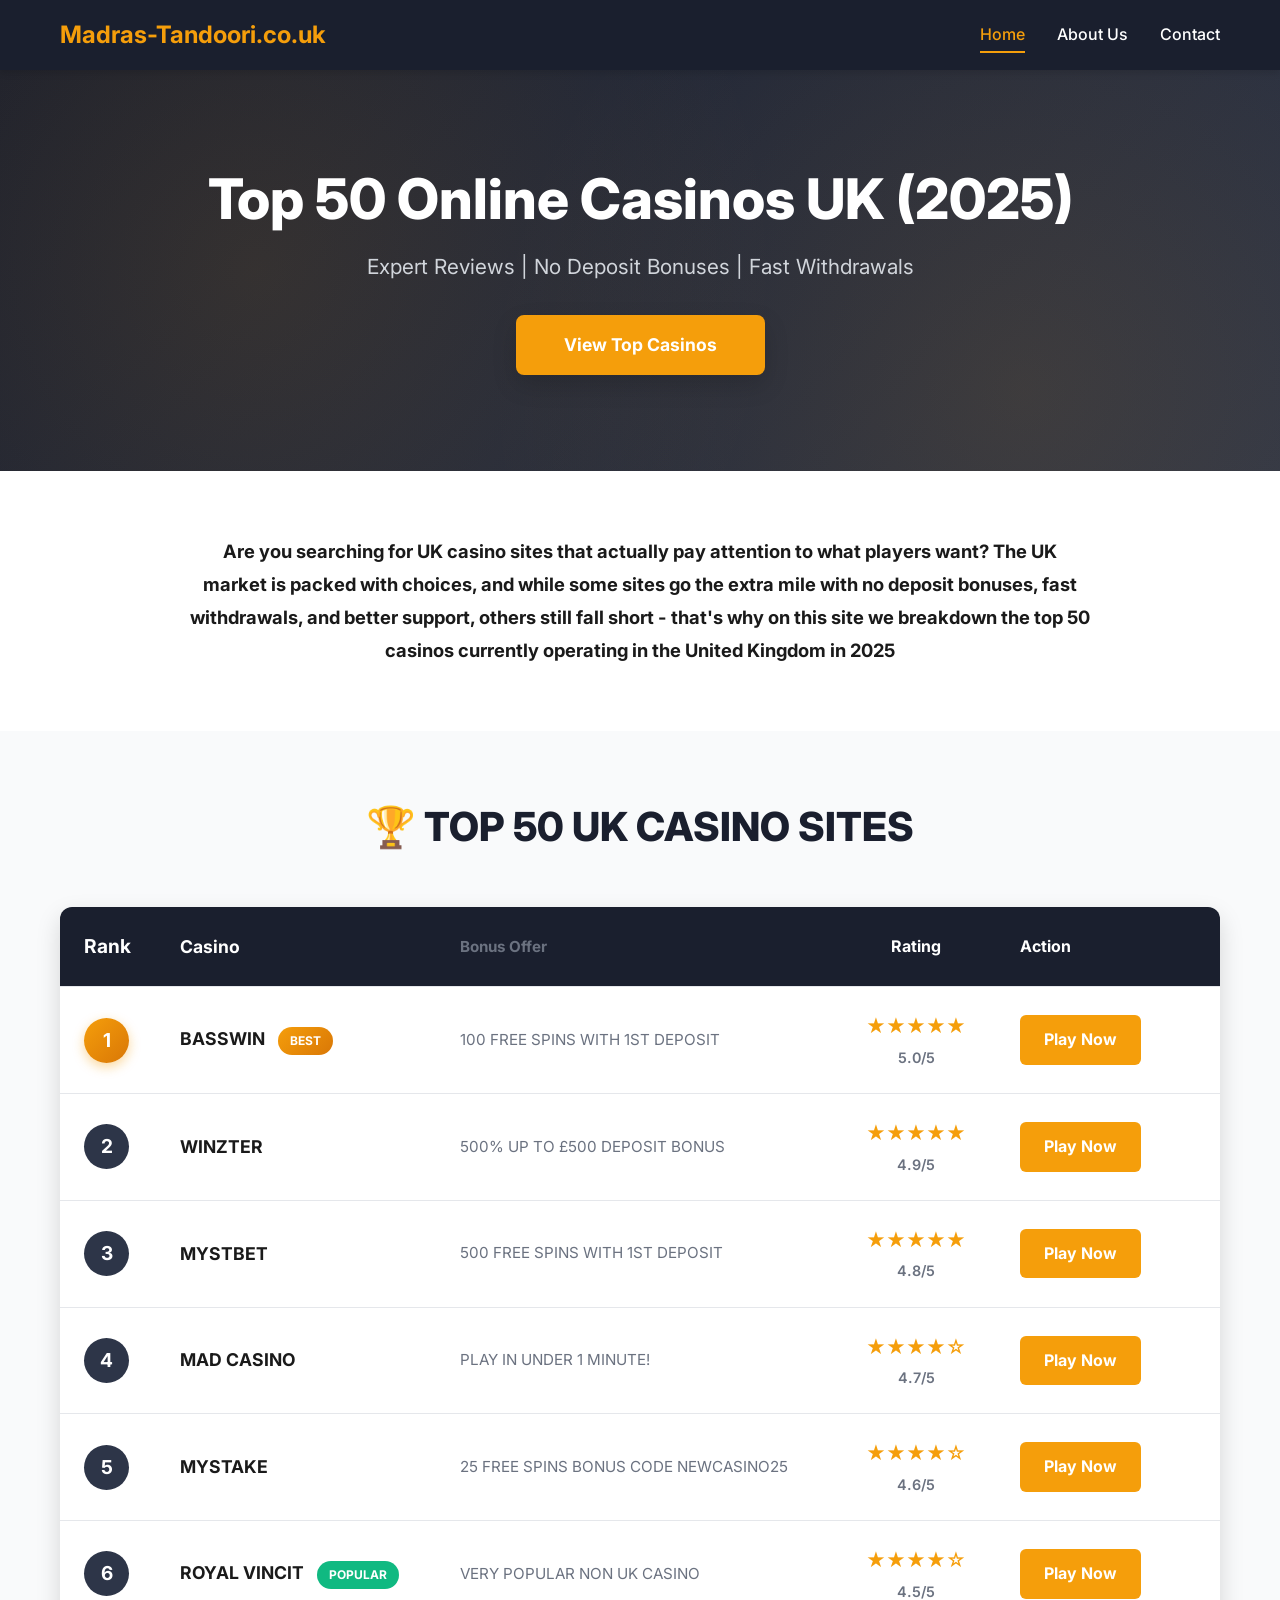
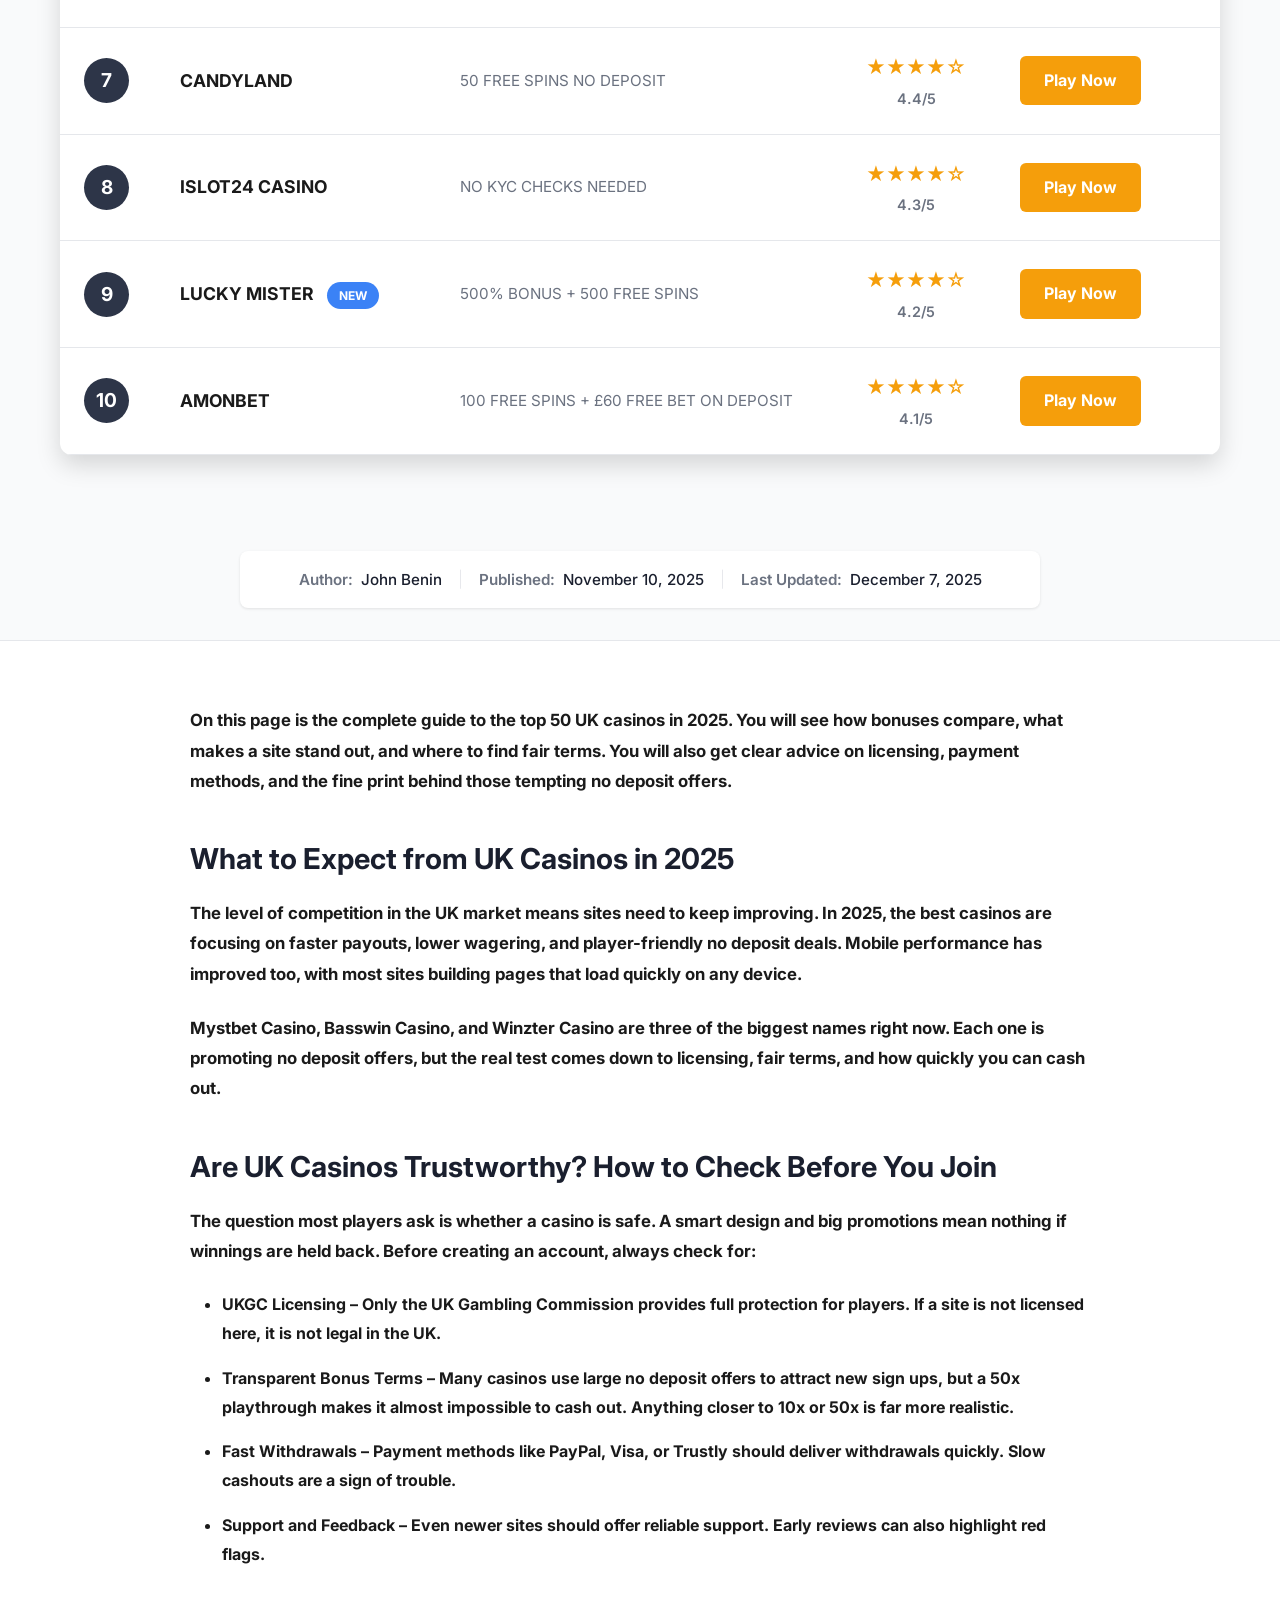
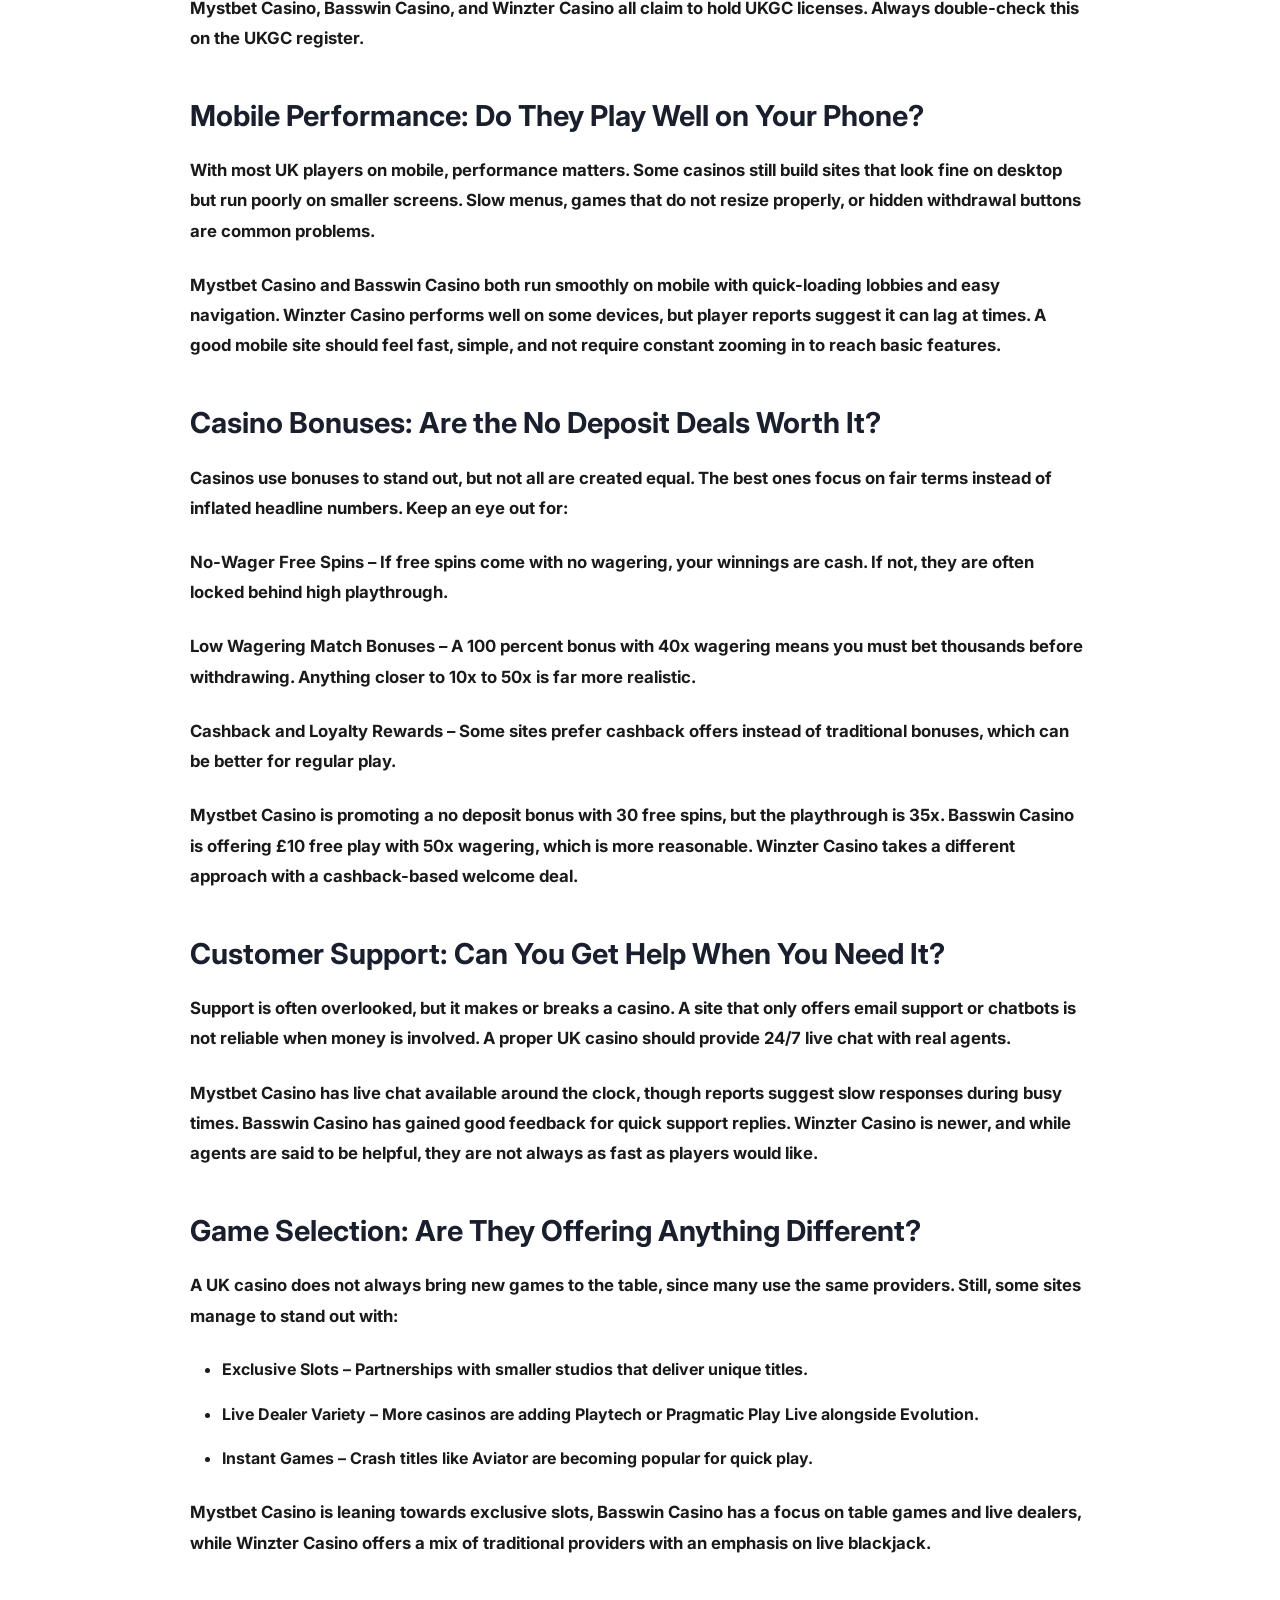
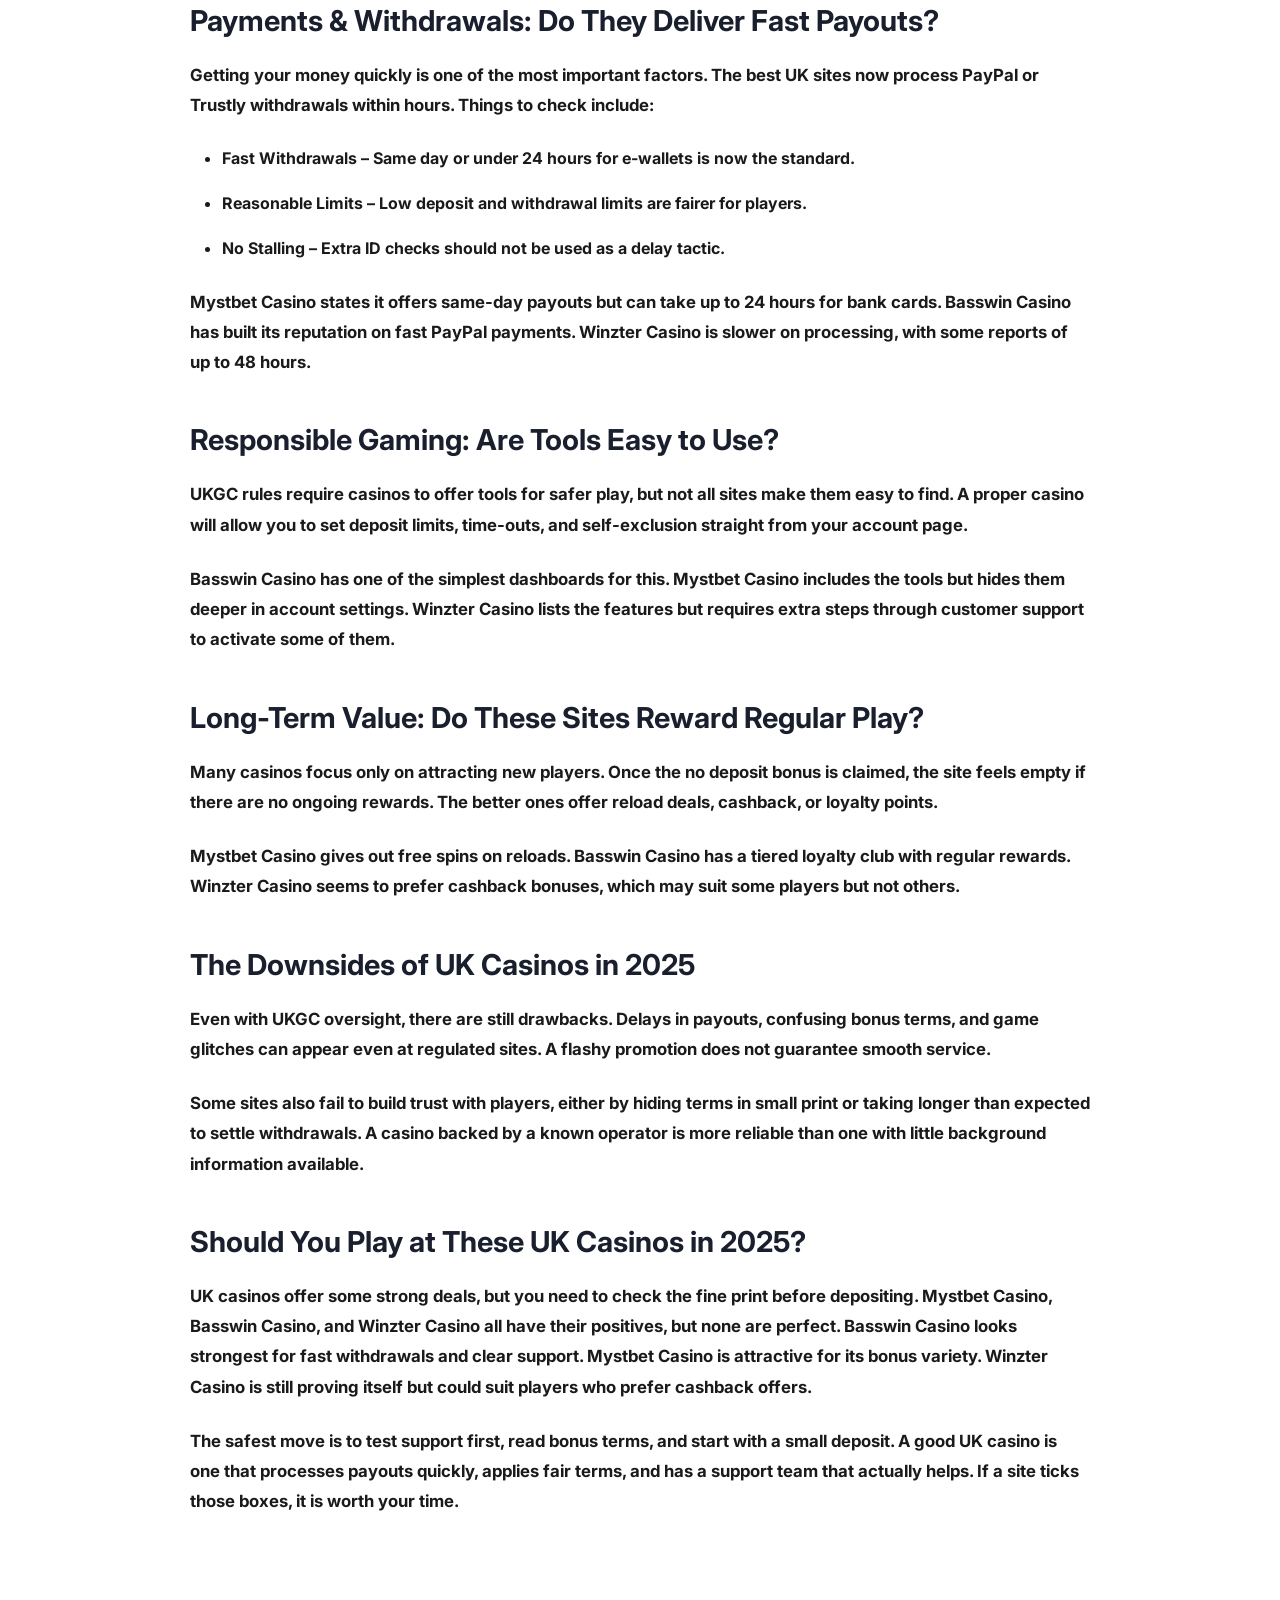
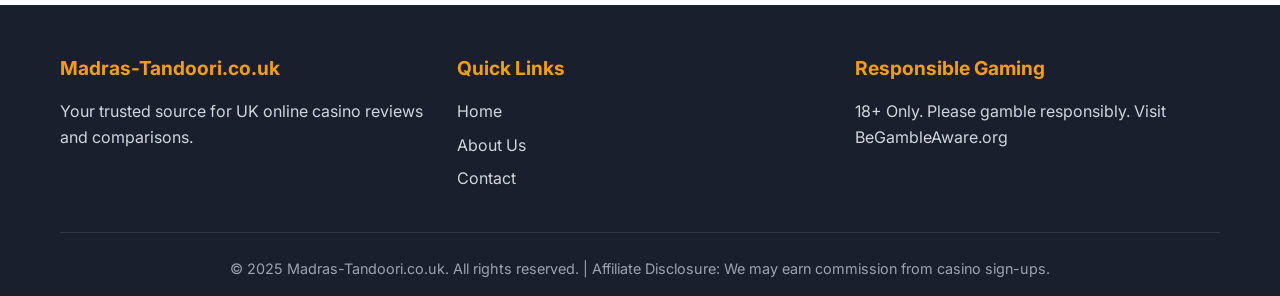
<file: index.html>
<!DOCTYPE html>
<html lang="en">
<head>
    <meta charset="UTF-8">
    <meta name="viewport" content="width=device-width, initial-scale=1.0">
    <meta name="description" content="Top 50 Online Casinos UK (2025) - Compare the best UK casino sites with no deposit bonuses, fast withdrawals, and fair terms. Expert reviews and rankings.">
    <meta name="keywords" content="UK casinos, online casino UK, no deposit bonus, casino reviews, best UK casinos 2025">
    <title>Top 50 Online Casinos UK (2025) Madras-Tandoori.co.uk</title>
    <link rel="stylesheet" href="styles.css">
    <link rel="preconnect" href="https://fonts.googleapis.com">
    <link rel="preconnect" href="https://fonts.gstatic.com" crossorigin>
    <link href="https://fonts.googleapis.com/css2?family=Inter:wght@300;400;500;600;700;800&display=swap" rel="stylesheet">

    <!-- Schema.org Structured Data -->
    <script type="application/ld+json">
    {
        "@context": "https://schema.org",
        "@type": "Article",
        "headline": "Top 50 Online Casinos UK (2025)",
        "author": {
            "@type": "Person",
            "name": "John Benin"
        },
        "datePublished": "2025-11-10",
        "dateModified": "2025-12-07",
        "publisher": {
            "@type": "Organization",
            "name": "Madras-Tandoori.co.uk"
        },
        "description": "Top 50 Online Casinos UK (2025) - Compare the best UK casino sites with no deposit bonuses, fast withdrawals, and fair terms. Expert reviews and rankings."
    }
    </script>
</head>
<body>
    <!-- Navigation -->
    <nav class="navbar">
        <div class="container">
            <div class="nav-content">
                <a href="index.html" class="logo">Madras-Tandoori.co.uk</a>
                <div class="nav-links">
                    <a href="index.html" class="nav-link active">Home</a>
                    <a href="about-us.html" class="nav-link">About Us</a>
                    <a href="contact.html" class="nav-link">Contact</a>
                </div>
            </div>
        </div>
    </nav>

    <!-- Hero Section -->
    <header class="hero-casino">
        <div class="container">
            <div class="hero-content-casino">
                <h1 class="hero-title-casino">Top 50 Online Casinos UK (2025)</h1>
                <p class="hero-subtitle-casino">Expert Reviews | No Deposit Bonuses | Fast Withdrawals</p>
                <a href="#comparison-table" class="cta-button-casino">View Top Casinos</a>
            </div>
        </div>
    </header>

    <!-- Introduction Section -->
    <section class="intro-section">
        <div class="container">
            <div class="intro-content">
                <p class="intro-text"><b>Are you searching for UK casino sites that actually pay attention to what players want? The UK market is packed with choices, and while some sites go the extra mile with no deposit bonuses, fast withdrawals, and better support, others still fall short - that's why on this site we breakdown the top 50 casinos currently operating in the United Kingdom in 2025</b></p>
            </div>
        </div>
    </section>

    <!-- Comparison Table Section -->
    <section id="comparison-table" class="comparison-section">
        <div class="container">
            <h2 class="section-title-casino">🏆 TOP 50 UK CASINO SITES</h2>

            <div class="casino-table">
                <div class="casino-row casino-header">
                    <div class="casino-rank">Rank</div>
                    <div class="casino-name">Casino</div>
                    <div class="casino-bonus">Bonus Offer</div>
                    <div class="casino-rating">Rating</div>
                    <div class="casino-cta">Action</div>
                </div>

                <div class="casino-row">
                    <div class="casino-rank"><span class="rank-badge best">1</span></div>
                    <div class="casino-name">
                        <strong>BASSWIN</strong>
                        <span class="casino-tag best-tag">BEST</span>
                    </div>
                    <div class="casino-bonus">100 FREE SPINS WITH 1ST DEPOSIT</div>
                    <div class="casino-rating">
                        <div class="stars">★★★★★</div>
                        <span class="rating-text">5.0/5</span>
                    </div>
                    <div class="casino-cta">
                        <a href="https://trk.trafik-sc.xyz/click?o=4556&a=17196&sub_id3=3&sub_id4=4&sub_id5=5" class="casino-btn" target="_blank" rel="nofollow noopener">Play Now</a>
                    </div>
                </div>

                <div class="casino-row">
                    <div class="casino-rank"><span class="rank-badge">2</span></div>
                    <div class="casino-name"><strong>WINZTER</strong></div>
                    <div class="casino-bonus">500% UP TO £500 DEPOSIT BONUS</div>
                    <div class="casino-rating">
                        <div class="stars">★★★★★</div>
                        <span class="rating-text">4.9/5</span>
                    </div>
                    <div class="casino-cta">
                        <a href="https://go.affililinks.com/visit/?bta=35245&nci=5351&afp=1&utm_campaign=GEO_TARGET_LINK" class="casino-btn" target="_blank" rel="nofollow noopener">Play Now</a>
                    </div>
                </div>

                <div class="casino-row">
                    <div class="casino-rank"><span class="rank-badge">3</span></div>
                    <div class="casino-name"><strong>MYSTBET</strong></div>
                    <div class="casino-bonus">500 FREE SPINS WITH 1ST DEPOSIT</div>
                    <div class="casino-rating">
                        <div class="stars">★★★★★</div>
                        <span class="rating-text">4.8/5</span>
                    </div>
                    <div class="casino-cta">
                        <a href="https://www.nifoe1md.com/2P9J9R/415L5XB/" class="casino-btn" target="_blank" rel="nofollow noopener">Play Now</a>
                    </div>
                </div>

                <div class="casino-row">
                    <div class="casino-rank"><span class="rank-badge">4</span></div>
                    <div class="casino-name"><strong>MAD CASINO</strong></div>
                    <div class="casino-bonus">PLAY IN UNDER 1 MINUTE!</div>
                    <div class="casino-rating">
                        <div class="stars">★★★★☆</div>
                        <span class="rating-text">4.7/5</span>
                    </div>
                    <div class="casino-cta">
                        <a href="https://go.afftrackio.com/visit/?bta=35294&brand=madcasino" class="casino-btn" target="_blank" rel="nofollow noopener">Play Now</a>
                    </div>
                </div>

                <div class="casino-row">
                    <div class="casino-rank"><span class="rank-badge">5</span></div>
                    <div class="casino-name"><strong>MYSTAKE</strong></div>
                    <div class="casino-bonus">25 FREE SPINS BONUS CODE NEWCASINO25</div>
                    <div class="casino-rating">
                        <div class="stars">★★★★☆</div>
                        <span class="rating-text">4.6/5</span>
                    </div>
                    <div class="casino-cta">
                        <a href="https://go.affiliatedonbet.com/visit/?bta=3145350&brand=mystake" class="casino-btn" target="_blank" rel="nofollow noopener">Play Now</a>
                    </div>
                </div>

                <div class="casino-row">
                    <div class="casino-rank"><span class="rank-badge">6</span></div>
                    <div class="casino-name">
                        <strong>ROYAL VINCIT</strong>
                        <span class="casino-tag popular-tag">POPULAR</span>
                    </div>
                    <div class="casino-bonus">VERY POPULAR NON UK CASINO</div>
                    <div class="casino-rating">
                        <div class="stars">★★★★☆</div>
                        <span class="rating-text">4.5/5</span>
                    </div>
                    <div class="casino-cta">
                        <a href="https://garagebanana.com/api/v3/offer/3?affiliate_id=333&url_id=3&free_1=%2Fregistration&free_2=en&free_3=100333" class="casino-btn" target="_blank" rel="nofollow noopener">Play Now</a>
                    </div>
                </div>

                <div class="casino-row">
                    <div class="casino-rank"><span class="rank-badge">7</span></div>
                    <div class="casino-name"><strong>CANDYLAND</strong></div>
                    <div class="casino-bonus">50 FREE SPINS NO DEPOSIT</div>
                    <div class="casino-rating">
                        <div class="stars">★★★★☆</div>
                        <span class="rating-text">4.4/5</span>
                    </div>
                    <div class="casino-cta">
                        <a href="https://go.truedynastyaffiliates.com/visit/?bta=36291&nci=5902" class="casino-btn" target="_blank" rel="nofollow noopener">Play Now</a>
                    </div>
                </div>

                <div class="casino-row">
                    <div class="casino-rank"><span class="rank-badge">8</span></div>
                    <div class="casino-name"><strong>ISLOT24 CASINO</strong></div>
                    <div class="casino-bonus">NO KYC CHECKS NEEDED</div>
                    <div class="casino-rating">
                        <div class="stars">★★★★☆</div>
                        <span class="rating-text">4.3/5</span>
                    </div>
                    <div class="casino-cta">
                        <a href="https://garagebanana.com/api/v3/offer/4?affiliate_id=333&url_id=4&free_1=%2F&free_2=en&free_3=100333" class="casino-btn" target="_blank" rel="nofollow noopener">Play Now</a>
                    </div>
                </div>

                <div class="casino-row">
                    <div class="casino-rank"><span class="rank-badge">9</span></div>
                    <div class="casino-name">
                        <strong>LUCKY MISTER</strong>
                        <span class="casino-tag new-tag">NEW</span>
                    </div>
                    <div class="casino-bonus">500% BONUS + 500 FREE SPINS</div>
                    <div class="casino-rating">
                        <div class="stars">★★★★☆</div>
                        <span class="rating-text">4.2/5</span>
                    </div>
                    <div class="casino-cta">
                        <a href="https://trk.trafik-sc.xyz/click?o=4766&a=17196&sub_id3=3&sub_id4=4&sub_id5=5" class="casino-btn" target="_blank" rel="nofollow noopener">Play Now</a>
                    </div>
                </div>

                <div class="casino-row">
                    <div class="casino-rank"><span class="rank-badge">10</span></div>
                    <div class="casino-name"><strong>AMONBET</strong></div>
                    <div class="casino-bonus">100 FREE SPINS + £60 FREE BET ON DEPOSIT</div>
                    <div class="casino-rating">
                        <div class="stars">★★★★☆</div>
                        <span class="rating-text">4.1/5</span>
                    </div>
                    <div class="casino-cta">
                        <a href="https://trk.trafik-sc.xyz/click?o=4771&a=17196&sub_id3=3&sub_id4=4&sub_id5=5" class="casino-btn" target="_blank" rel="nofollow noopener">Play Now</a>
                    </div>
                </div>
            </div>
        </div>
    </section>

    <!-- Article Metadata -->
    <section class="metadata-section">
        <div class="container">
            <div class="metadata-block">
                <div class="metadata-item">
                    <span class="metadata-label">Author:</span>
                    <span class="metadata-value">John Benin</span>
                </div>
                <div class="metadata-divider">|</div>
                <div class="metadata-item">
                    <span class="metadata-label">Published:</span>
                    <time class="metadata-value" datetime="2025-11-10">November 10, 2025</time>
                </div>
                <div class="metadata-divider">|</div>
                <div class="metadata-item">
                    <span class="metadata-label">Last Updated:</span>
                    <time class="metadata-value" datetime="2025-12-07">December 7, 2025</time>
                </div>
            </div>
        </div>
    </section>

    <!-- Main Content Section -->
    <section class="content-section">
        <div class="container">
            <div class="content-wrapper">
                <p class="content-text"><b>On this page is the complete guide to the top 50 UK casinos in 2025. You will see how bonuses compare, what makes a site stand out, and where to find fair terms. You will also get clear advice on licensing, payment methods, and the fine print behind those tempting no deposit offers.</b></p>

                <h3 class="content-heading">What to Expect from UK Casinos in 2025</h3>
                <p class="content-text"><b>The level of competition in the UK market means sites need to keep improving. In 2025, the best casinos are focusing on faster payouts, lower wagering, and player-friendly no deposit deals. Mobile performance has improved too, with most sites building pages that load quickly on any device.</b></p>

                <p class="content-text"><b>Mystbet Casino, Basswin Casino, and Winzter Casino are three of the biggest names right now. Each one is promoting no deposit offers, but the real test comes down to licensing, fair terms, and how quickly you can cash out.</b></p>

                <h3 class="content-heading">Are UK Casinos Trustworthy? How to Check Before You Join</h3>
                <p class="content-text"><b>The question most players ask is whether a casino is safe. A smart design and big promotions mean nothing if winnings are held back. Before creating an account, always check for:</b></p>

                <ul class="content-list">
                    <li><b>UKGC Licensing – Only the UK Gambling Commission provides full protection for players. If a site is not licensed here, it is not legal in the UK.</b></li>
                    <li><b>Transparent Bonus Terms – Many casinos use large no deposit offers to attract new sign ups, but a 50x playthrough makes it almost impossible to cash out. Anything closer to 10x or 50x is far more realistic.</b></li>
                    <li><b>Fast Withdrawals – Payment methods like PayPal, Visa, or Trustly should deliver withdrawals quickly. Slow cashouts are a sign of trouble.</b></li>
                    <li><b>Support and Feedback – Even newer sites should offer reliable support. Early reviews can also highlight red flags.</b></li>
                </ul>

                <p class="content-text"><b>Mystbet Casino, Basswin Casino, and Winzter Casino all claim to hold UKGC licenses. Always double-check this on the UKGC register.</b></p>

                <h3 class="content-heading">Mobile Performance: Do They Play Well on Your Phone?</h3>
                <p class="content-text"><b>With most UK players on mobile, performance matters. Some casinos still build sites that look fine on desktop but run poorly on smaller screens. Slow menus, games that do not resize properly, or hidden withdrawal buttons are common problems.</b></p>

                <p class="content-text"><b>Mystbet Casino and Basswin Casino both run smoothly on mobile with quick-loading lobbies and easy navigation. Winzter Casino performs well on some devices, but player reports suggest it can lag at times. A good mobile site should feel fast, simple, and not require constant zooming in to reach basic features.</b></p>

                <h3 class="content-heading">Casino Bonuses: Are the No Deposit Deals Worth It?</h3>
                <p class="content-text"><b>Casinos use bonuses to stand out, but not all are created equal. The best ones focus on fair terms instead of inflated headline numbers. Keep an eye out for:</b></p>

                <p class="content-text"><b>No-Wager Free Spins – If free spins come with no wagering, your winnings are cash. If not, they are often locked behind high playthrough.</b></p>

                <p class="content-text"><b>Low Wagering Match Bonuses – A 100 percent bonus with 40x wagering means you must bet thousands before withdrawing. Anything closer to 10x to 50x is far more realistic.</b></p>

                <p class="content-text"><b>Cashback and Loyalty Rewards – Some sites prefer cashback offers instead of traditional bonuses, which can be better for regular play.</b></p>

                <p class="content-text"><b>Mystbet Casino is promoting a no deposit bonus with 30 free spins, but the playthrough is 35x. Basswin Casino is offering £10 free play with 50x wagering, which is more reasonable. Winzter Casino takes a different approach with a cashback-based welcome deal.</b></p>

                <h3 class="content-heading">Customer Support: Can You Get Help When You Need It?</h3>
                <p class="content-text"><b>Support is often overlooked, but it makes or breaks a casino. A site that only offers email support or chatbots is not reliable when money is involved. A proper UK casino should provide 24/7 live chat with real agents.</b></p>

                <p class="content-text"><b>Mystbet Casino has live chat available around the clock, though reports suggest slow responses during busy times. Basswin Casino has gained good feedback for quick support replies. Winzter Casino is newer, and while agents are said to be helpful, they are not always as fast as players would like.</b></p>

                <h3 class="content-heading">Game Selection: Are They Offering Anything Different?</h3>
                <p class="content-text"><b>A UK casino does not always bring new games to the table, since many use the same providers. Still, some sites manage to stand out with:</b></p>

                <ul class="content-list">
                    <li><b>Exclusive Slots – Partnerships with smaller studios that deliver unique titles.</b></li>
                    <li><b>Live Dealer Variety – More casinos are adding Playtech or Pragmatic Play Live alongside Evolution.</b></li>
                    <li><b>Instant Games – Crash titles like Aviator are becoming popular for quick play.</b></li>
                </ul>

                <p class="content-text"><b>Mystbet Casino is leaning towards exclusive slots, Basswin Casino has a focus on table games and live dealers, while Winzter Casino offers a mix of traditional providers with an emphasis on live blackjack.</b></p>

                <h3 class="content-heading">Payments &amp; Withdrawals: Do They Deliver Fast Payouts?</h3>
                <p class="content-text"><b>Getting your money quickly is one of the most important factors. The best UK sites now process PayPal or Trustly withdrawals within hours. Things to check include:</b></p>

                <ul class="content-list">
                    <li><b>Fast Withdrawals – Same day or under 24 hours for e-wallets is now the standard.</b></li>
                    <li><b>Reasonable Limits – Low deposit and withdrawal limits are fairer for players.</b></li>
                    <li><b>No Stalling – Extra ID checks should not be used as a delay tactic.</b></li>
                </ul>

                <p class="content-text"><b>Mystbet Casino states it offers same-day payouts but can take up to 24 hours for bank cards. Basswin Casino has built its reputation on fast PayPal payments. Winzter Casino is slower on processing, with some reports of up to 48 hours.</b></p>

                <h3 class="content-heading">Responsible Gaming: Are Tools Easy to Use?</h3>
                <p class="content-text"><b>UKGC rules require casinos to offer tools for safer play, but not all sites make them easy to find. A proper casino will allow you to set deposit limits, time-outs, and self-exclusion straight from your account page.</b></p>

                <p class="content-text"><b>Basswin Casino has one of the simplest dashboards for this. Mystbet Casino includes the tools but hides them deeper in account settings. Winzter Casino lists the features but requires extra steps through customer support to activate some of them.</b></p>

                <h3 class="content-heading">Long-Term Value: Do These Sites Reward Regular Play?</h3>
                <p class="content-text"><b>Many casinos focus only on attracting new players. Once the no deposit bonus is claimed, the site feels empty if there are no ongoing rewards. The better ones offer reload deals, cashback, or loyalty points.</b></p>

                <p class="content-text"><b>Mystbet Casino gives out free spins on reloads. Basswin Casino has a tiered loyalty club with regular rewards. Winzter Casino seems to prefer cashback bonuses, which may suit some players but not others.</b></p>

                <h3 class="content-heading">The Downsides of UK Casinos in 2025</h3>
                <p class="content-text"><b>Even with UKGC oversight, there are still drawbacks. Delays in payouts, confusing bonus terms, and game glitches can appear even at regulated sites. A flashy promotion does not guarantee smooth service.</b></p>

                <p class="content-text"><b>Some sites also fail to build trust with players, either by hiding terms in small print or taking longer than expected to settle withdrawals. A casino backed by a known operator is more reliable than one with little background information available.</b></p>

                <h3 class="content-heading">Should You Play at These UK Casinos in 2025?</h3>
                <p class="content-text"><b>UK casinos offer some strong deals, but you need to check the fine print before depositing. Mystbet Casino, Basswin Casino, and Winzter Casino all have their positives, but none are perfect. Basswin Casino looks strongest for fast withdrawals and clear support. Mystbet Casino is attractive for its bonus variety. Winzter Casino is still proving itself but could suit players who prefer cashback offers.</b></p>

                <p class="content-text"><b>The safest move is to test support first, read bonus terms, and start with a small deposit. A good UK casino is one that processes payouts quickly, applies fair terms, and has a support team that actually helps. If a site ticks those boxes, it is worth your time.</b></p>
            </div>
        </div>
    </section>

    <!-- Footer -->
    <footer class="footer-casino">
        <div class="container">
            <div class="footer-content">
                <div class="footer-section">
                    <h4>Madras-Tandoori.co.uk</h4>
                    <p>Your trusted source for UK online casino reviews and comparisons.</p>
                </div>
                <div class="footer-section">
                    <h4>Quick Links</h4>
                    <ul class="footer-links">
                        <li><a href="index.html">Home</a></li>
                        <li><a href="about-us.html">About Us</a></li>
                        <li><a href="contact.html">Contact</a></li>
                    </ul>
                </div>
                <div class="footer-section">
                    <h4>Responsible Gaming</h4>
                    <p>18+ Only. Please gamble responsibly. Visit <a href="https://www.begambleaware.org" target="_blank" rel="noopener">BeGambleAware.org</a></p>
                </div>
            </div>
            <div class="footer-bottom">
                <p>&copy; 2025 Madras-Tandoori.co.uk. All rights reserved. | Affiliate Disclosure: We may earn commission from casino sign-ups.</p>
            </div>
        </div>
    </footer>

    <script>
        // Make entire casino rows clickable
        document.querySelectorAll('.casino-row:not(.casino-header)').forEach(row => {
            row.addEventListener('click', function(e) {
                // Don't trigger if clicking directly on the button
                if (e.target.classList.contains('casino-btn')) {
                    return;
                }

                // Find the link within this row
                const link = this.querySelector('.casino-btn');
                if (link) {
                    // Open in new tab
                    window.open(link.href, '_blank', 'noopener,noreferrer');
                }
            });
        });
    </script>
</body>
</html>
</file>
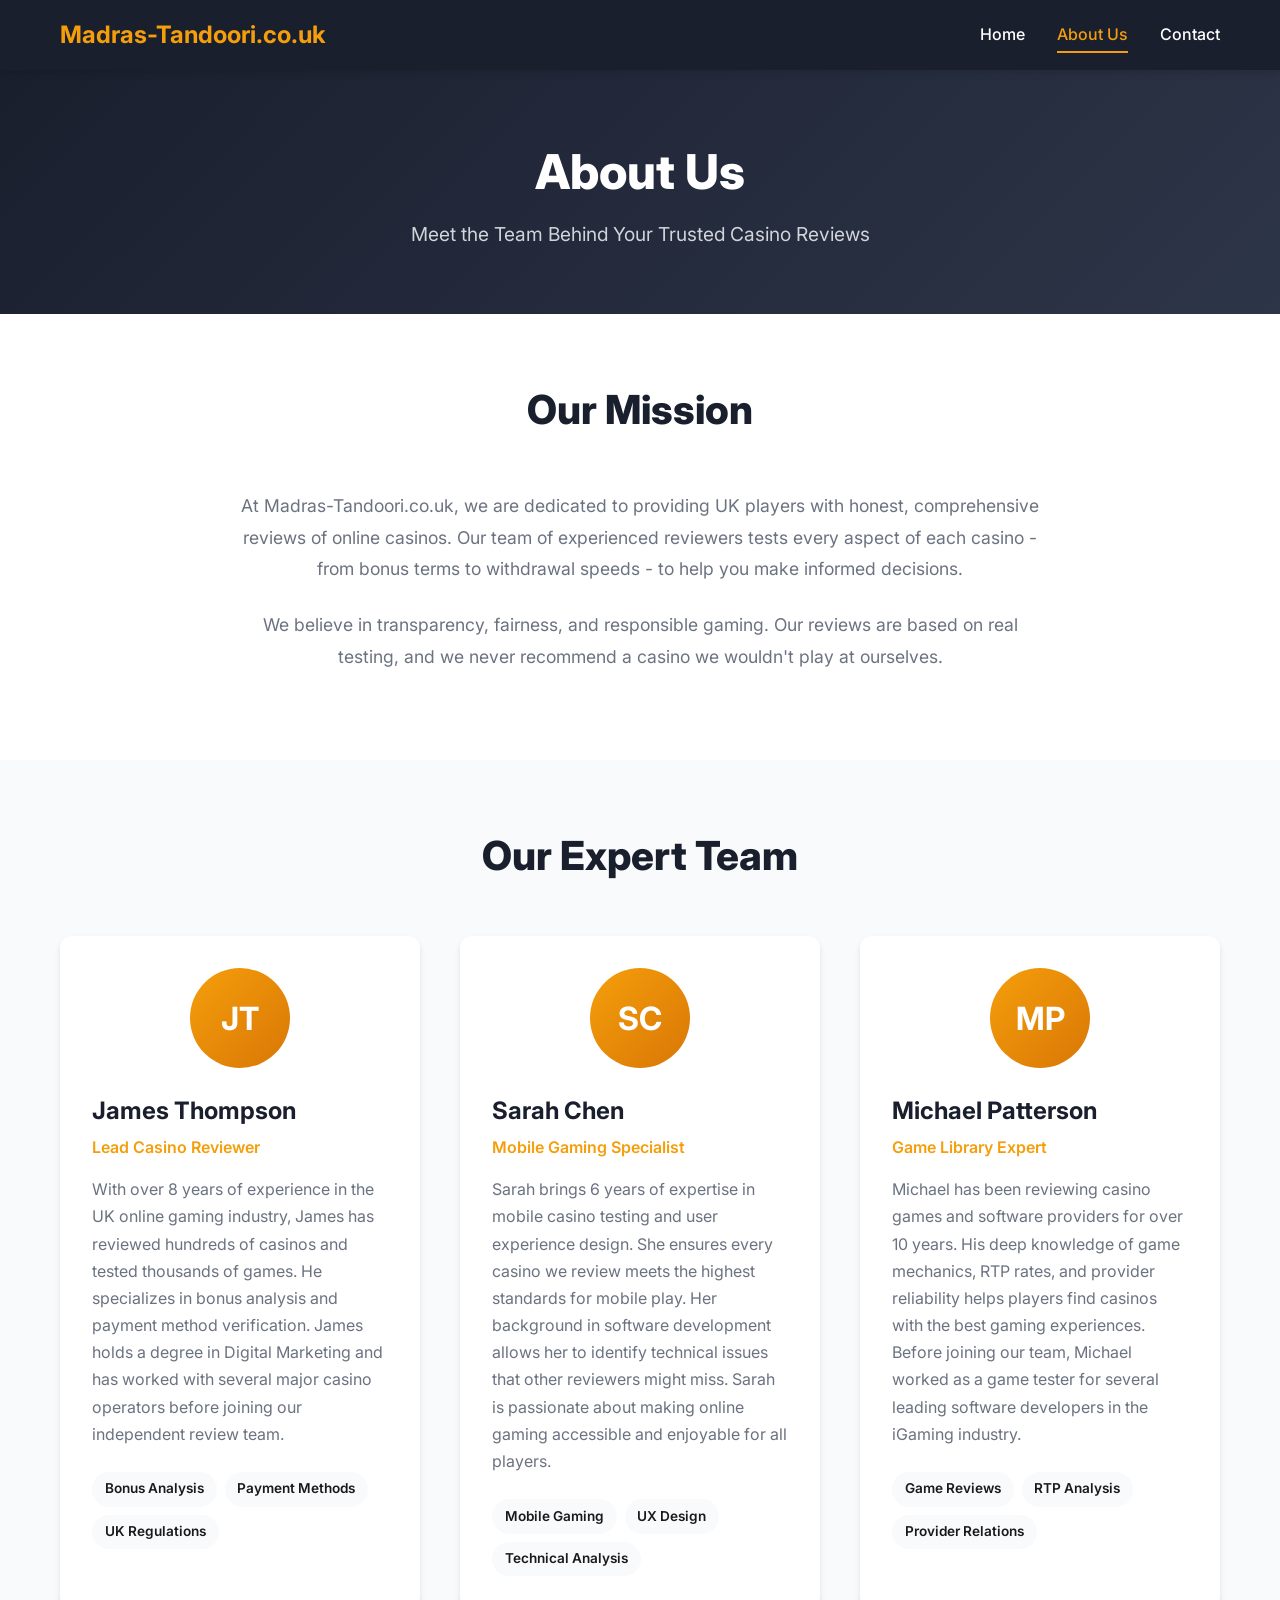
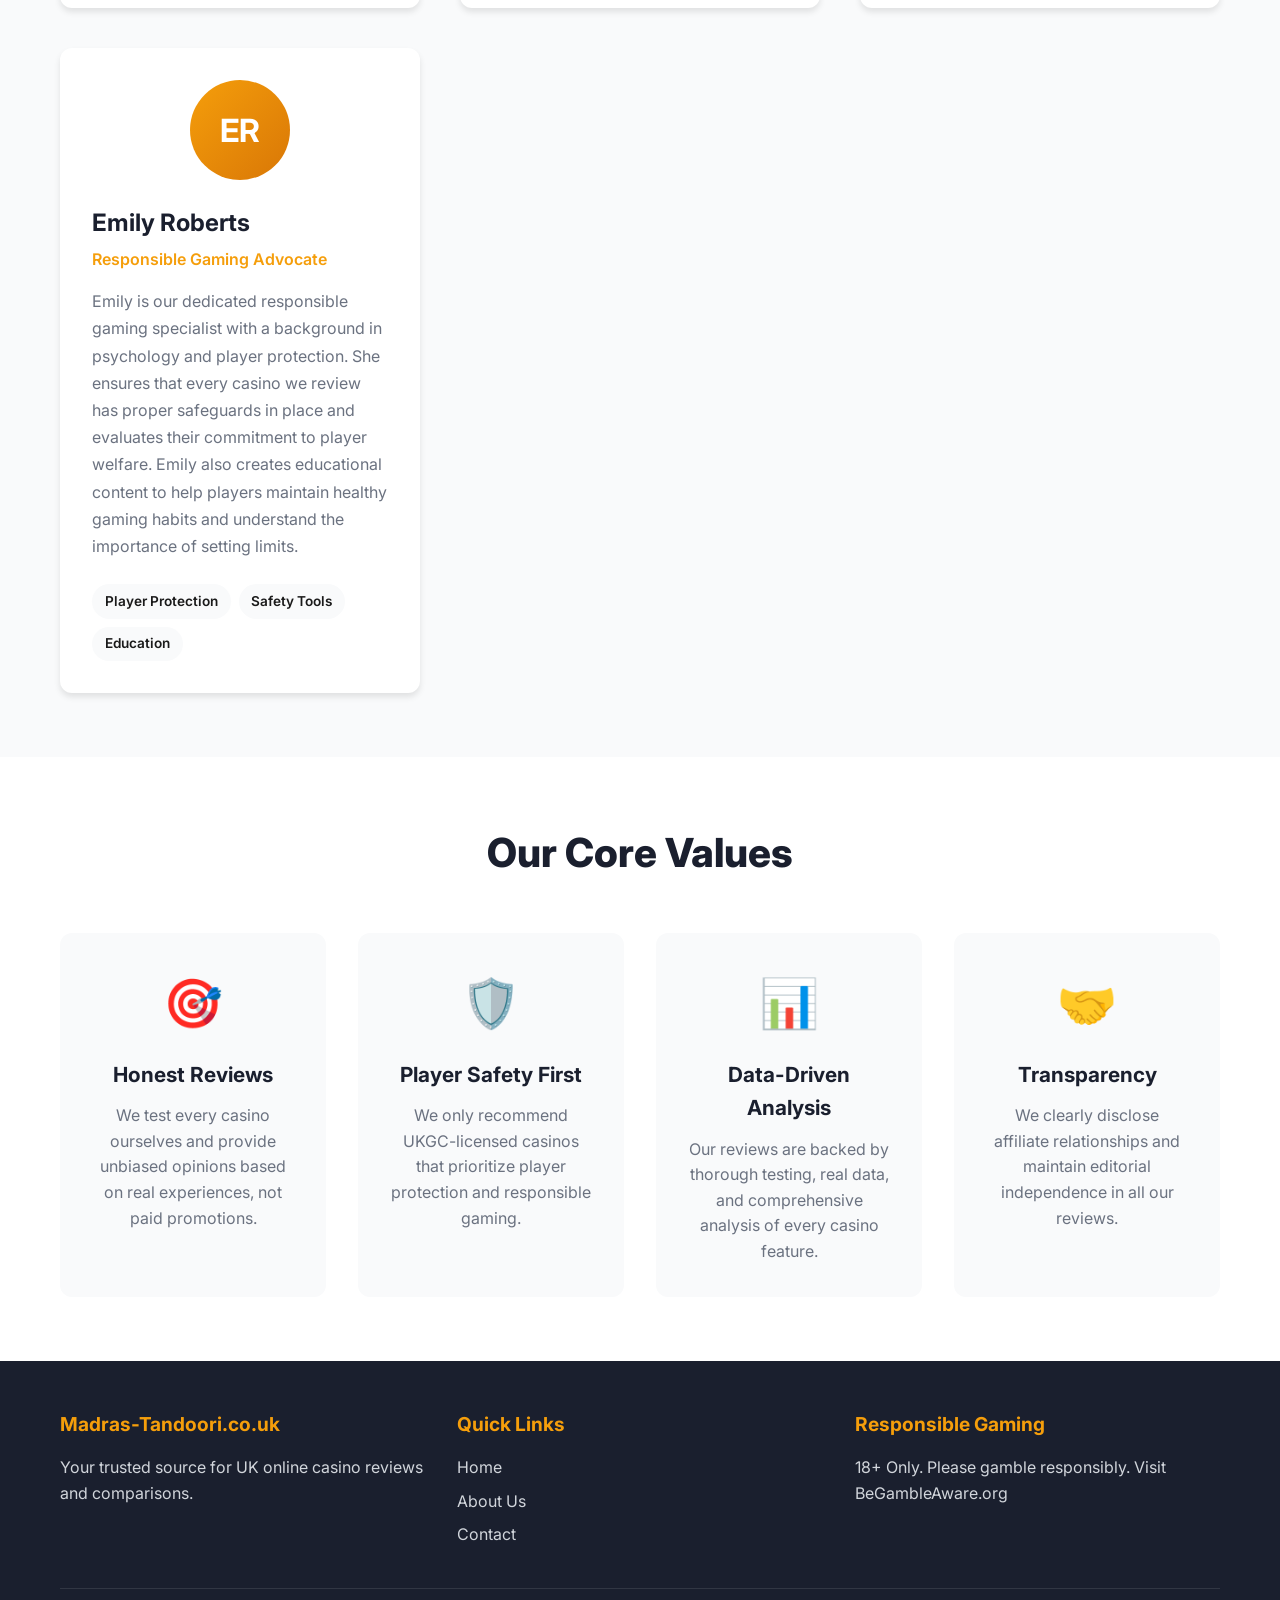
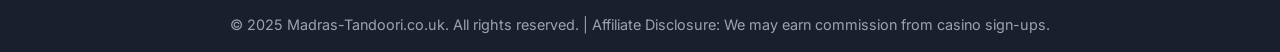
<file: about-us.html>
<!DOCTYPE html>
<html lang="en">
<head>
    <meta charset="UTF-8">
    <meta name="viewport" content="width=device-width, initial-scale=1.0">
    <meta name="description" content="Meet the team behind Madras-Tandoori.co.uk - Expert casino reviewers dedicated to helping UK players find the best online casinos.">
    <title>About Us - Madras-Tandoori.co.uk</title>
    <link rel="stylesheet" href="styles.css">
    <link rel="preconnect" href="https://fonts.googleapis.com">
    <link rel="preconnect" href="https://fonts.gstatic.com" crossorigin>
    <link href="https://fonts.googleapis.com/css2?family=Inter:wght@300;400;500;600;700;800&display=swap" rel="stylesheet">
</head>
<body>
    <!-- Navigation -->
    <nav class="navbar">
        <div class="container">
            <div class="nav-content">
                <a href="index.html" class="logo">Madras-Tandoori.co.uk</a>
                <div class="nav-links">
                    <a href="index.html" class="nav-link">Home</a>
                    <a href="about-us.html" class="nav-link active">About Us</a>
                    <a href="contact.html" class="nav-link">Contact</a>
                </div>
            </div>
        </div>
    </nav>

    <!-- Page Header -->
    <header class="page-header">
        <div class="container">
            <h1 class="page-title">About Us</h1>
            <p class="page-subtitle">Meet the Team Behind Your Trusted Casino Reviews</p>
        </div>
    </header>

    <!-- Mission Section -->
    <section class="mission-section">
        <div class="container">
            <div class="mission-content">
                <h2 class="section-title-casino">Our Mission</h2>
                <p class="mission-text">At Madras-Tandoori.co.uk, we are dedicated to providing UK players with honest, comprehensive reviews of online casinos. Our team of experienced reviewers tests every aspect of each casino - from bonus terms to withdrawal speeds - to help you make informed decisions.</p>
                <p class="mission-text">We believe in transparency, fairness, and responsible gaming. Our reviews are based on real testing, and we never recommend a casino we wouldn't play at ourselves.</p>
            </div>
        </div>
    </section>

    <!-- Team Section -->
    <section class="team-section">
        <div class="container">
            <h2 class="section-title-casino">Our Expert Team</h2>

            <div class="team-grid">
                <div class="team-member">
                    <div class="member-avatar">
                        <div class="avatar-placeholder">JT</div>
                    </div>
                    <div class="member-info">
                        <h3 class="member-name">James Thompson</h3>
                        <p class="member-title">Lead Casino Reviewer</p>
                        <p class="member-bio">With over 8 years of experience in the UK online gaming industry, James has reviewed hundreds of casinos and tested thousands of games. He specializes in bonus analysis and payment method verification. James holds a degree in Digital Marketing and has worked with several major casino operators before joining our independent review team.</p>
                        <div class="member-expertise">
                            <span class="expertise-tag">Bonus Analysis</span>
                            <span class="expertise-tag">Payment Methods</span>
                            <span class="expertise-tag">UK Regulations</span>
                        </div>
                    </div>
                </div>

                <div class="team-member">
                    <div class="member-avatar">
                        <div class="avatar-placeholder">SC</div>
                    </div>
                    <div class="member-info">
                        <h3 class="member-name">Sarah Chen</h3>
                        <p class="member-title">Mobile Gaming Specialist</p>
                        <p class="member-bio">Sarah brings 6 years of expertise in mobile casino testing and user experience design. She ensures every casino we review meets the highest standards for mobile play. Her background in software development allows her to identify technical issues that other reviewers might miss. Sarah is passionate about making online gaming accessible and enjoyable for all players.</p>
                        <div class="member-expertise">
                            <span class="expertise-tag">Mobile Gaming</span>
                            <span class="expertise-tag">UX Design</span>
                            <span class="expertise-tag">Technical Analysis</span>
                        </div>
                    </div>
                </div>

                <div class="team-member">
                    <div class="member-avatar">
                        <div class="avatar-placeholder">MP</div>
                    </div>
                    <div class="member-info">
                        <h3 class="member-name">Michael Patterson</h3>
                        <p class="member-title">Game Library Expert</p>
                        <p class="member-bio">Michael has been reviewing casino games and software providers for over 10 years. His deep knowledge of game mechanics, RTP rates, and provider reliability helps players find casinos with the best gaming experiences. Before joining our team, Michael worked as a game tester for several leading software developers in the iGaming industry.</p>
                        <div class="member-expertise">
                            <span class="expertise-tag">Game Reviews</span>
                            <span class="expertise-tag">RTP Analysis</span>
                            <span class="expertise-tag">Provider Relations</span>
                        </div>
                    </div>
                </div>

                <div class="team-member">
                    <div class="member-avatar">
                        <div class="avatar-placeholder">ER</div>
                    </div>
                    <div class="member-info">
                        <h3 class="member-name">Emily Roberts</h3>
                        <p class="member-title">Responsible Gaming Advocate</p>
                        <p class="member-bio">Emily is our dedicated responsible gaming specialist with a background in psychology and player protection. She ensures that every casino we review has proper safeguards in place and evaluates their commitment to player welfare. Emily also creates educational content to help players maintain healthy gaming habits and understand the importance of setting limits.</p>
                        <div class="member-expertise">
                            <span class="expertise-tag">Player Protection</span>
                            <span class="expertise-tag">Safety Tools</span>
                            <span class="expertise-tag">Education</span>
                        </div>
                    </div>
                </div>
            </div>
        </div>
    </section>

    <!-- Values Section -->
    <section class="values-section">
        <div class="container">
            <h2 class="section-title-casino">Our Core Values</h2>
            <div class="values-grid">
                <div class="value-card">
                    <div class="value-icon">🎯</div>
                    <h3 class="value-title">Honest Reviews</h3>
                    <p class="value-description">We test every casino ourselves and provide unbiased opinions based on real experiences, not paid promotions.</p>
                </div>
                <div class="value-card">
                    <div class="value-icon">🛡️</div>
                    <h3 class="value-title">Player Safety First</h3>
                    <p class="value-description">We only recommend UKGC-licensed casinos that prioritize player protection and responsible gaming.</p>
                </div>
                <div class="value-card">
                    <div class="value-icon">📊</div>
                    <h3 class="value-title">Data-Driven Analysis</h3>
                    <p class="value-description">Our reviews are backed by thorough testing, real data, and comprehensive analysis of every casino feature.</p>
                </div>
                <div class="value-card">
                    <div class="value-icon">🤝</div>
                    <h3 class="value-title">Transparency</h3>
                    <p class="value-description">We clearly disclose affiliate relationships and maintain editorial independence in all our reviews.</p>
                </div>
            </div>
        </div>
    </section>

    <!-- Footer -->
    <footer class="footer-casino">
        <div class="container">
            <div class="footer-content">
                <div class="footer-section">
                    <h4>Madras-Tandoori.co.uk</h4>
                    <p>Your trusted source for UK online casino reviews and comparisons.</p>
                </div>
                <div class="footer-section">
                    <h4>Quick Links</h4>
                    <ul class="footer-links">
                        <li><a href="index.html">Home</a></li>
                        <li><a href="about-us.html">About Us</a></li>
                        <li><a href="contact.html">Contact</a></li>
                    </ul>
                </div>
                <div class="footer-section">
                    <h4>Responsible Gaming</h4>
                    <p>18+ Only. Please gamble responsibly. Visit <a href="https://www.begambleaware.org" target="_blank" rel="noopener">BeGambleAware.org</a></p>
                </div>
            </div>
            <div class="footer-bottom">
                <p>&copy; 2025 Madras-Tandoori.co.uk. All rights reserved. | Affiliate Disclosure: We may earn commission from casino sign-ups.</p>
            </div>
        </div>
    </footer>
</body>
</html>
</file>
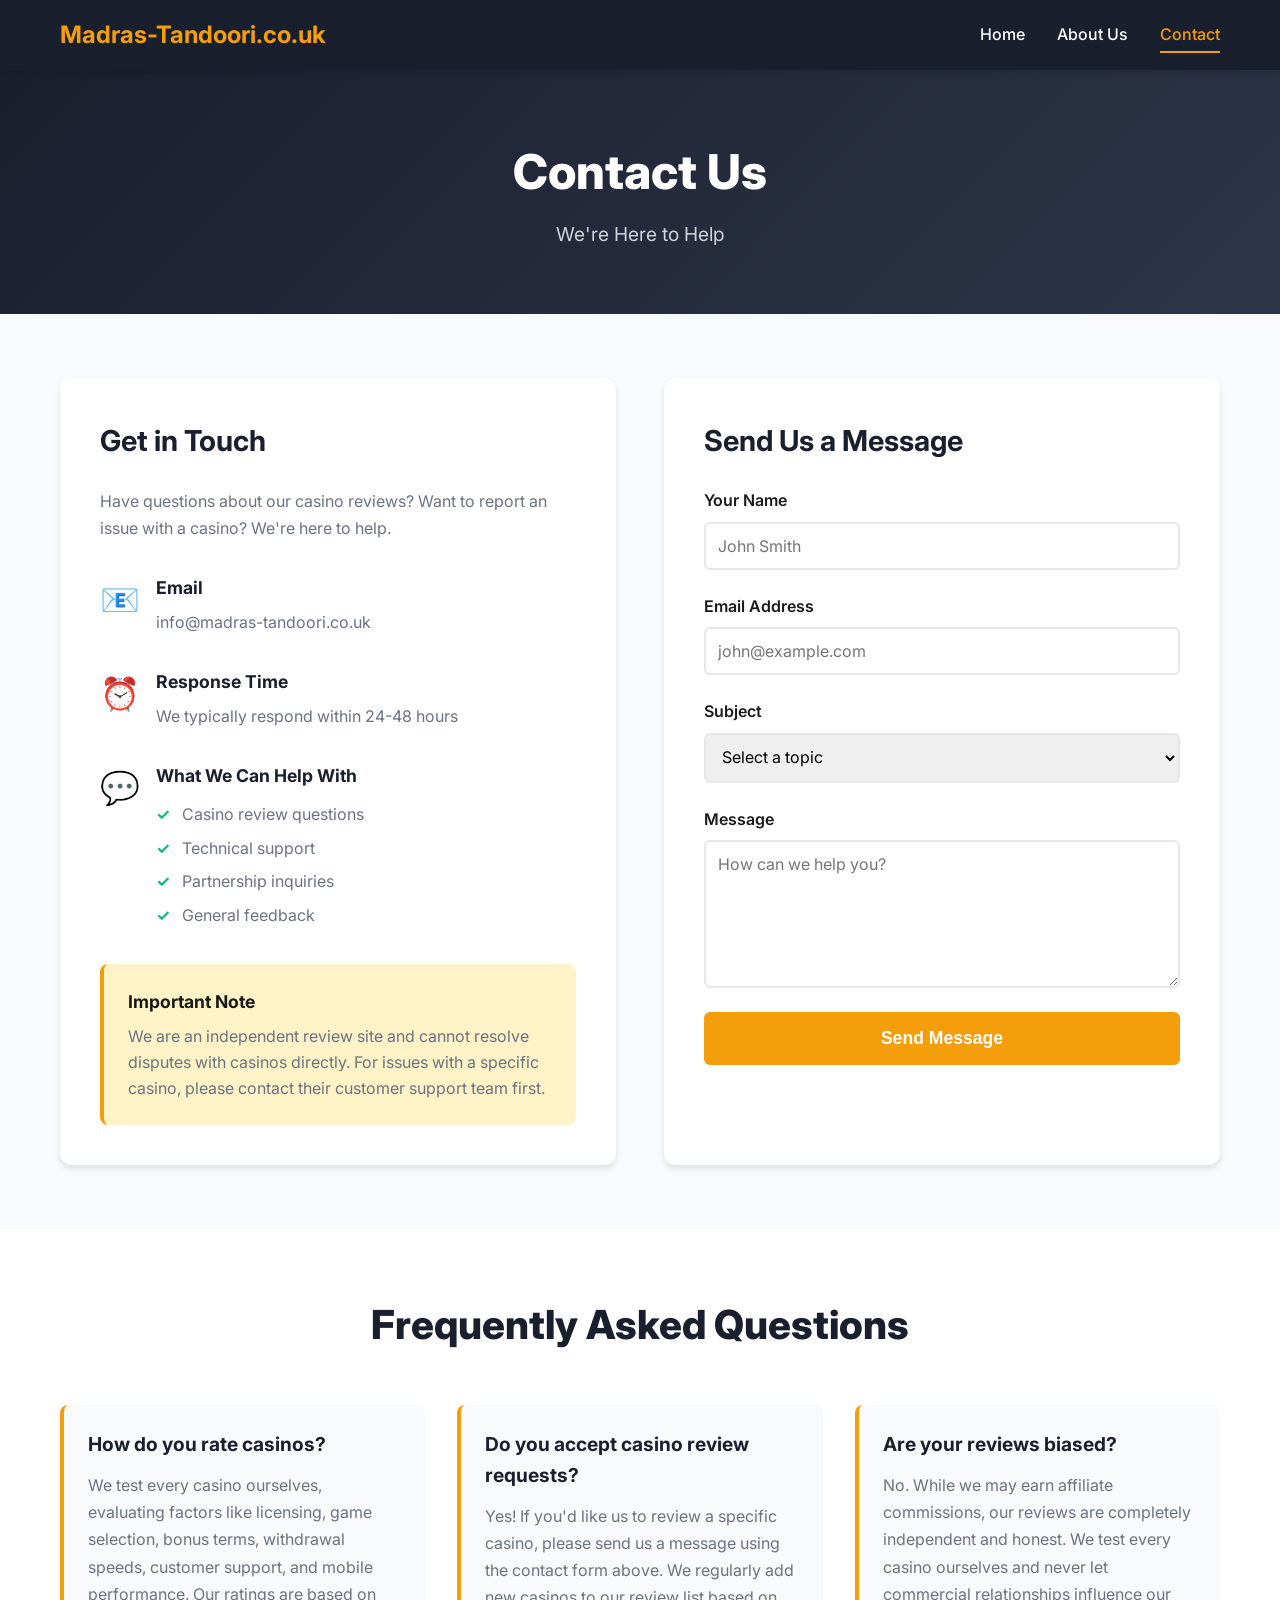
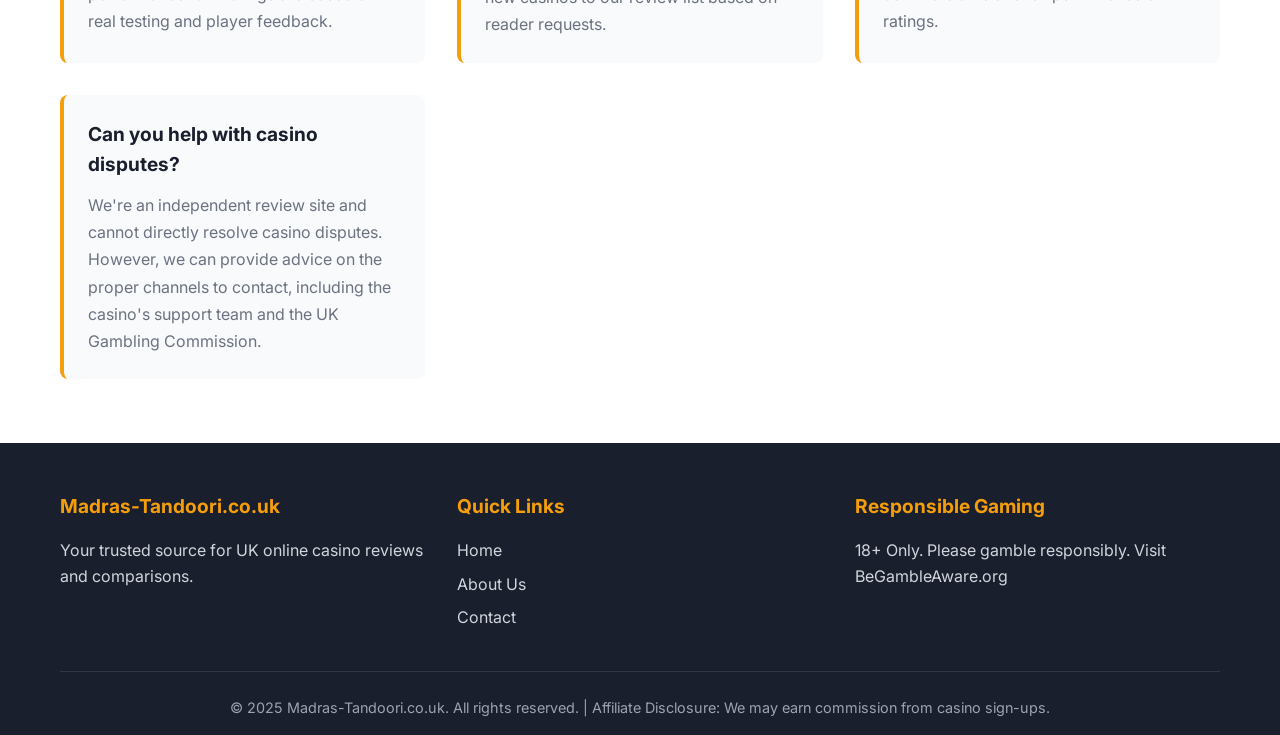
<file: contact.html>
<!DOCTYPE html>
<html lang="en">
<head>
    <meta charset="UTF-8">
    <meta name="viewport" content="width=device-width, initial-scale=1.0">
    <meta name="description" content="Contact Madras-Tandoori.co.uk - Get in touch with our team for casino reviews, questions, or feedback.">
    <title>Contact Us - Madras-Tandoori.co.uk</title>
    <link rel="stylesheet" href="styles.css">
    <link rel="preconnect" href="https://fonts.googleapis.com">
    <link rel="preconnect" href="https://fonts.gstatic.com" crossorigin>
    <link href="https://fonts.googleapis.com/css2?family=Inter:wght@300;400;500;600;700;800&display=swap" rel="stylesheet">
</head>
<body>
    <!-- Navigation -->
    <nav class="navbar">
        <div class="container">
            <div class="nav-content">
                <a href="index.html" class="logo">Madras-Tandoori.co.uk</a>
                <div class="nav-links">
                    <a href="index.html" class="nav-link">Home</a>
                    <a href="about-us.html" class="nav-link">About Us</a>
                    <a href="contact.html" class="nav-link active">Contact</a>
                </div>
            </div>
        </div>
    </nav>

    <!-- Page Header -->
    <header class="page-header">
        <div class="container">
            <h1 class="page-title">Contact Us</h1>
            <p class="page-subtitle">We're Here to Help</p>
        </div>
    </header>

    <!-- Contact Section -->
    <section class="contact-page-section">
        <div class="container">
            <div class="contact-layout">
                <!-- Contact Information -->
                <div class="contact-info-box">
                    <h2 class="contact-box-title">Get in Touch</h2>
                    <p class="contact-box-text">Have questions about our casino reviews? Want to report an issue with a casino? We're here to help.</p>

                    <div class="contact-details">
                        <div class="contact-detail-item">
                            <div class="contact-icon">📧</div>
                            <div class="contact-detail-content">
                                <h3>Email</h3>
                                <p><a href="mailto:info@madras-tandoori.co.uk">info@madras-tandoori.co.uk</a></p>
                            </div>
                        </div>

                        <div class="contact-detail-item">
                            <div class="contact-icon">⏰</div>
                            <div class="contact-detail-content">
                                <h3>Response Time</h3>
                                <p>We typically respond within 24-48 hours</p>
                            </div>
                        </div>

                        <div class="contact-detail-item">
                            <div class="contact-icon">💬</div>
                            <div class="contact-detail-content">
                                <h3>What We Can Help With</h3>
                                <ul class="help-list">
                                    <li>Casino review questions</li>
                                    <li>Technical support</li>
                                    <li>Partnership inquiries</li>
                                    <li>General feedback</li>
                                </ul>
                            </div>
                        </div>
                    </div>

                    <div class="disclaimer-box">
                        <h4>Important Note</h4>
                        <p>We are an independent review site and cannot resolve disputes with casinos directly. For issues with a specific casino, please contact their customer support team first.</p>
                    </div>
                </div>

                <!-- Contact Form -->
                <div class="contact-form-box">
                    <h2 class="contact-box-title">Send Us a Message</h2>
                    <form class="contact-form-new">
                        <div class="form-group">
                            <label for="name">Your Name</label>
                            <input type="text" id="name" name="name" placeholder="John Smith" required>
                        </div>

                        <div class="form-group">
                            <label for="email">Email Address</label>
                            <input type="email" id="email" name="email" placeholder="john@example.com" required>
                        </div>

                        <div class="form-group">
                            <label for="subject">Subject</label>
                            <select id="subject" name="subject" required>
                                <option value="">Select a topic</option>
                                <option value="review-question">Casino Review Question</option>
                                <option value="technical">Technical Support</option>
                                <option value="partnership">Partnership Inquiry</option>
                                <option value="feedback">General Feedback</option>
                                <option value="other">Other</option>
                            </select>
                        </div>

                        <div class="form-group">
                            <label for="message">Message</label>
                            <textarea id="message" name="message" rows="6" placeholder="How can we help you?" required></textarea>
                        </div>

                        <button type="submit" class="submit-btn-new">Send Message</button>
                    </form>
                </div>
            </div>
        </div>
    </section>

    <!-- FAQ Section -->
    <section class="faq-section">
        <div class="container">
            <h2 class="section-title-casino">Frequently Asked Questions</h2>
            <div class="faq-grid">
                <div class="faq-item">
                    <h3 class="faq-question">How do you rate casinos?</h3>
                    <p class="faq-answer">We test every casino ourselves, evaluating factors like licensing, game selection, bonus terms, withdrawal speeds, customer support, and mobile performance. Our ratings are based on real testing and player feedback.</p>
                </div>

                <div class="faq-item">
                    <h3 class="faq-question">Do you accept casino review requests?</h3>
                    <p class="faq-answer">Yes! If you'd like us to review a specific casino, please send us a message using the contact form above. We regularly add new casinos to our review list based on reader requests.</p>
                </div>

                <div class="faq-item">
                    <h3 class="faq-question">Are your reviews biased?</h3>
                    <p class="faq-answer">No. While we may earn affiliate commissions, our reviews are completely independent and honest. We test every casino ourselves and never let commercial relationships influence our ratings.</p>
                </div>

                <div class="faq-item">
                    <h3 class="faq-question">Can you help with casino disputes?</h3>
                    <p class="faq-answer">We're an independent review site and cannot directly resolve casino disputes. However, we can provide advice on the proper channels to contact, including the casino's support team and the UK Gambling Commission.</p>
                </div>
            </div>
        </div>
    </section>

    <!-- Footer -->
    <footer class="footer-casino">
        <div class="container">
            <div class="footer-content">
                <div class="footer-section">
                    <h4>Madras-Tandoori.co.uk</h4>
                    <p>Your trusted source for UK online casino reviews and comparisons.</p>
                </div>
                <div class="footer-section">
                    <h4>Quick Links</h4>
                    <ul class="footer-links">
                        <li><a href="index.html">Home</a></li>
                        <li><a href="about-us.html">About Us</a></li>
                        <li><a href="contact.html">Contact</a></li>
                    </ul>
                </div>
                <div class="footer-section">
                    <h4>Responsible Gaming</h4>
                    <p>18+ Only. Please gamble responsibly. Visit <a href="https://www.begambleaware.org" target="_blank" rel="noopener">BeGambleAware.org</a></p>
                </div>
            </div>
            <div class="footer-bottom">
                <p>&copy; 2025 Madras-Tandoori.co.uk. All rights reserved. | Affiliate Disclosure: We may earn commission from casino sign-ups.</p>
            </div>
        </div>
    </footer>
</body>
</html>
</file>
<file: styles.css>
/* Reset and Base Styles */
* {
    margin: 0;
    padding: 0;
    box-sizing: border-box;
}

:root {
    --primary-color: #1a1f2e;
    --secondary-color: #2d3548;
    --accent-color: #f59e0b;
    --accent-hover: #d97706;
    --success-color: #10b981;
    --text-dark: #1a1a1a;
    --text-light: #6b7280;
    --text-white: #ffffff;
    --bg-light: #f9fafb;
    --bg-white: #ffffff;
    --border-color: #e5e7eb;
    --shadow-sm: 0 1px 3px rgba(0, 0, 0, 0.1);
    --shadow-md: 0 4px 6px rgba(0, 0, 0, 0.1);
    --shadow-lg: 0 10px 25px rgba(0, 0, 0, 0.15);
}

html {
    scroll-behavior: smooth;
}

body {
    font-family: 'Inter', -apple-system, BlinkMacSystemFont, 'Segoe UI', Roboto, sans-serif;
    line-height: 1.6;
    color: var(--text-dark);
    background-color: var(--bg-light);
    overflow-x: hidden;
}

.container {
    max-width: 1200px;
    margin: 0 auto;
    padding: 0 20px;
}

/* Navigation Bar */
.navbar {
    background: var(--primary-color);
    padding: 1rem 0;
    position: sticky;
    top: 0;
    z-index: 1000;
    box-shadow: var(--shadow-md);
}

.nav-content {
    display: flex;
    justify-content: space-between;
    align-items: center;
}

.logo {
    font-size: 1.5rem;
    font-weight: 700;
    color: var(--accent-color);
    text-decoration: none;
    transition: color 0.3s ease;
}

.logo:hover {
    color: var(--accent-hover);
}

.nav-links {
    display: flex;
    gap: 2rem;
}

.nav-link {
    color: var(--text-white);
    text-decoration: none;
    font-weight: 500;
    transition: color 0.3s ease;
    position: relative;
}

.nav-link::after {
    content: '';
    position: absolute;
    bottom: -5px;
    left: 0;
    width: 0;
    height: 2px;
    background: var(--accent-color);
    transition: width 0.3s ease;
}

.nav-link:hover::after,
.nav-link.active::after {
    width: 100%;
}

.nav-link:hover,
.nav-link.active {
    color: var(--accent-color);
}

/* Hero Section - Casino Style */
.hero-casino {
    background: linear-gradient(135deg, #1a1f2e 0%, #2d3548 100%);
    padding: 6rem 0;
    text-align: center;
    position: relative;
    overflow: hidden;
}

.hero-casino::before {
    content: '';
    position: absolute;
    top: 0;
    left: 0;
    right: 0;
    bottom: 0;
    background:
        radial-gradient(circle at 20% 50%, rgba(245, 158, 11, 0.1) 0%, transparent 50%),
        radial-gradient(circle at 80% 80%, rgba(245, 158, 11, 0.1) 0%, transparent 50%);
    animation: pulse 8s ease-in-out infinite;
}

@keyframes pulse {
    0%, 100% { opacity: 0.5; }
    50% { opacity: 1; }
}

.hero-content-casino {
    position: relative;
    z-index: 10;
}

.hero-title-casino {
    font-size: 3.5rem;
    font-weight: 800;
    color: var(--text-white);
    margin-bottom: 1rem;
    line-height: 1.2;
}

.hero-subtitle-casino {
    font-size: 1.3rem;
    color: #d1d5db;
    margin-bottom: 2rem;
}

.cta-button-casino {
    display: inline-block;
    padding: 1rem 3rem;
    background: var(--accent-color);
    color: var(--text-white);
    text-decoration: none;
    font-weight: 700;
    border-radius: 8px;
    transition: all 0.3s ease;
    box-shadow: var(--shadow-lg);
    font-size: 1.1rem;
}

.cta-button-casino:hover {
    background: var(--accent-hover);
    transform: translateY(-2px);
    box-shadow: 0 15px 35px rgba(245, 158, 11, 0.3);
}

/* Introduction Section */
.intro-section {
    padding: 4rem 0;
    background: var(--bg-white);
}

.intro-content {
    max-width: 900px;
    margin: 0 auto;
    text-align: center;
}

.intro-text {
    font-size: 1.15rem;
    line-height: 1.8;
    color: var(--text-dark);
}

/* Comparison Table Section */
.comparison-section {
    padding: 4rem 0;
    background: var(--bg-light);
}

.section-title-casino {
    font-size: 2.5rem;
    font-weight: 800;
    text-align: center;
    margin-bottom: 3rem;
    color: var(--primary-color);
}

.casino-table {
    background: var(--bg-white);
    border-radius: 12px;
    overflow: hidden;
    box-shadow: var(--shadow-lg);
}

.casino-row {
    display: grid;
    grid-template-columns: 80px 1.5fr 2fr 1fr 1fr;
    gap: 1rem;
    padding: 1.5rem;
    align-items: center;
    border-bottom: 1px solid var(--border-color);
    transition: background-color 0.3s ease, transform 0.2s ease;
}

.casino-row:hover:not(.casino-header) {
    background: var(--bg-light);
    cursor: pointer;
    transform: translateX(2px);
}

.casino-header {
    background: var(--primary-color);
    color: var(--text-white);
    font-weight: 700;
}

.casino-rank {
    font-weight: 700;
    font-size: 1.2rem;
}

.rank-badge {
    display: inline-block;
    width: 45px;
    height: 45px;
    line-height: 45px;
    text-align: center;
    background: var(--secondary-color);
    color: var(--text-white);
    border-radius: 50%;
    font-weight: 700;
}

.rank-badge.best {
    background: linear-gradient(135deg, #f59e0b, #d97706);
    box-shadow: 0 4px 12px rgba(245, 158, 11, 0.4);
}

.casino-name {
    font-size: 1.1rem;
}

.casino-tag {
    display: inline-block;
    padding: 0.25rem 0.75rem;
    border-radius: 20px;
    font-size: 0.75rem;
    font-weight: 700;
    margin-left: 0.5rem;
}

.best-tag {
    background: linear-gradient(135deg, #f59e0b, #d97706);
    color: var(--text-white);
}

.popular-tag {
    background: #10b981;
    color: var(--text-white);
}

.new-tag {
    background: #3b82f6;
    color: var(--text-white);
}

.casino-bonus {
    color: var(--text-light);
    font-size: 0.95rem;
}

.casino-rating {
    text-align: center;
}

.stars {
    color: var(--accent-color);
    font-size: 1.2rem;
    margin-bottom: 0.25rem;
}

.rating-text {
    display: block;
    font-size: 0.9rem;
    color: var(--text-light);
    font-weight: 600;
}

.casino-btn {
    display: inline-block;
    padding: 0.75rem 1.5rem;
    background: var(--accent-color);
    color: var(--text-white);
    text-decoration: none;
    font-weight: 700;
    border-radius: 6px;
    transition: all 0.3s ease;
    text-align: center;
}

.casino-btn:hover {
    background: var(--accent-hover);
    transform: translateY(-2px);
    box-shadow: var(--shadow-md);
}

/* Metadata Section */
.metadata-section {
    padding: 2rem 0;
    background: var(--bg-light);
    border-bottom: 1px solid var(--border-color);
}

.metadata-block {
    display: flex;
    justify-content: center;
    align-items: center;
    flex-wrap: wrap;
    gap: 1rem;
    padding: 1rem;
    background: var(--bg-white);
    border-radius: 8px;
    box-shadow: var(--shadow-sm);
    max-width: 800px;
    margin: 0 auto;
}

.metadata-item {
    display: flex;
    gap: 0.5rem;
    align-items: center;
}

.metadata-label {
    font-weight: 600;
    color: var(--text-light);
    font-size: 0.95rem;
}

.metadata-value {
    font-weight: 500;
    color: var(--primary-color);
    font-size: 0.95rem;
}

.metadata-divider {
    color: var(--border-color);
    font-weight: 300;
}

/* Content Section */
.content-section {
    padding: 4rem 0;
    background: var(--bg-white);
}

.content-wrapper {
    max-width: 900px;
    margin: 0 auto;
}

.content-text {
    font-size: 1.05rem;
    line-height: 1.8;
    margin-bottom: 1.5rem;
    color: var(--text-dark);
}

.content-heading {
    font-size: 1.8rem;
    font-weight: 700;
    margin-top: 2.5rem;
    margin-bottom: 1rem;
    color: var(--primary-color);
}

.content-list {
    margin: 1.5rem 0;
    padding-left: 2rem;
}

.content-list li {
    margin-bottom: 1rem;
    line-height: 1.8;
}

/* Page Header (for About and Contact pages) */
.page-header {
    background: linear-gradient(135deg, #1a1f2e 0%, #2d3548 100%);
    padding: 4rem 0;
    text-align: center;
}

.page-title {
    font-size: 3rem;
    font-weight: 800;
    color: var(--text-white);
    margin-bottom: 0.5rem;
}

.page-subtitle {
    font-size: 1.2rem;
    color: #d1d5db;
}

/* Mission Section */
.mission-section {
    padding: 4rem 0;
    background: var(--bg-white);
}

.mission-content {
    max-width: 800px;
    margin: 0 auto;
    text-align: center;
}

.mission-text {
    font-size: 1.1rem;
    line-height: 1.8;
    margin-bottom: 1.5rem;
    color: var(--text-light);
}

/* Team Section */
.team-section {
    padding: 4rem 0;
    background: var(--bg-light);
}

.team-grid {
    display: grid;
    grid-template-columns: repeat(auto-fit, minmax(300px, 1fr));
    gap: 2.5rem;
}

.team-member {
    background: var(--bg-white);
    border-radius: 12px;
    padding: 2rem;
    box-shadow: var(--shadow-md);
    transition: transform 0.3s ease, box-shadow 0.3s ease;
}

.team-member:hover {
    transform: translateY(-5px);
    box-shadow: var(--shadow-lg);
}

.member-avatar {
    text-align: center;
    margin-bottom: 1.5rem;
}

.avatar-placeholder {
    width: 100px;
    height: 100px;
    margin: 0 auto;
    background: linear-gradient(135deg, var(--accent-color), var(--accent-hover));
    color: var(--text-white);
    border-radius: 50%;
    display: flex;
    align-items: center;
    justify-content: center;
    font-size: 2rem;
    font-weight: 700;
}

.member-name {
    font-size: 1.5rem;
    font-weight: 700;
    margin-bottom: 0.25rem;
    color: var(--primary-color);
}

.member-title {
    color: var(--accent-color);
    font-weight: 600;
    margin-bottom: 1rem;
}

.member-bio {
    color: var(--text-light);
    line-height: 1.7;
    margin-bottom: 1.5rem;
}

.member-expertise {
    display: flex;
    flex-wrap: wrap;
    gap: 0.5rem;
}

.expertise-tag {
    display: inline-block;
    padding: 0.4rem 0.8rem;
    background: var(--bg-light);
    color: var(--text-dark);
    border-radius: 20px;
    font-size: 0.85rem;
    font-weight: 600;
}

/* Values Section */
.values-section {
    padding: 4rem 0;
    background: var(--bg-white);
}

.values-grid {
    display: grid;
    grid-template-columns: repeat(auto-fit, minmax(250px, 1fr));
    gap: 2rem;
}

.value-card {
    text-align: center;
    padding: 2rem;
    background: var(--bg-light);
    border-radius: 12px;
    transition: transform 0.3s ease;
}

.value-card:hover {
    transform: translateY(-5px);
}

.value-icon {
    font-size: 3rem;
    margin-bottom: 1rem;
}

.value-title {
    font-size: 1.3rem;
    font-weight: 700;
    margin-bottom: 0.75rem;
    color: var(--primary-color);
}

.value-description {
    color: var(--text-light);
    line-height: 1.6;
}

/* Contact Page Section */
.contact-page-section {
    padding: 4rem 0;
    background: var(--bg-light);
}

.contact-layout {
    display: grid;
    grid-template-columns: repeat(auto-fit, minmax(300px, 1fr));
    gap: 3rem;
}

.contact-info-box,
.contact-form-box {
    background: var(--bg-white);
    padding: 2.5rem;
    border-radius: 12px;
    box-shadow: var(--shadow-md);
}

.contact-box-title {
    font-size: 1.8rem;
    font-weight: 700;
    margin-bottom: 1.5rem;
    color: var(--primary-color);
}

.contact-box-text {
    color: var(--text-light);
    line-height: 1.7;
    margin-bottom: 2rem;
}

.contact-details {
    display: flex;
    flex-direction: column;
    gap: 2rem;
}

.contact-detail-item {
    display: flex;
    gap: 1rem;
}

.contact-icon {
    font-size: 2rem;
    flex-shrink: 0;
}

.contact-detail-content h3 {
    font-size: 1.1rem;
    font-weight: 700;
    margin-bottom: 0.5rem;
    color: var(--primary-color);
}

.contact-detail-content p,
.contact-detail-content a {
    color: var(--text-light);
    text-decoration: none;
}

.contact-detail-content a:hover {
    color: var(--accent-color);
}

.help-list {
    list-style: none;
    padding: 0;
}

.help-list li {
    padding: 0.25rem 0;
    color: var(--text-light);
}

.help-list li::before {
    content: '✓ ';
    color: var(--success-color);
    font-weight: 700;
    margin-right: 0.5rem;
}

.disclaimer-box {
    margin-top: 2rem;
    padding: 1.5rem;
    background: #fef3c7;
    border-left: 4px solid var(--accent-color);
    border-radius: 8px;
}

.disclaimer-box h4 {
    font-size: 1.1rem;
    font-weight: 700;
    margin-bottom: 0.5rem;
    color: var(--text-dark);
}

.disclaimer-box p {
    color: var(--text-light);
    line-height: 1.6;
}

/* Contact Form */
.contact-form-new {
    display: flex;
    flex-direction: column;
    gap: 1.5rem;
}

.form-group {
    display: flex;
    flex-direction: column;
}

.form-group label {
    font-weight: 600;
    margin-bottom: 0.5rem;
    color: var(--text-dark);
}

.form-group input,
.form-group select,
.form-group textarea {
    padding: 0.75rem;
    border: 2px solid var(--border-color);
    border-radius: 6px;
    font-family: 'Inter', sans-serif;
    font-size: 1rem;
    transition: border-color 0.3s ease;
}

.form-group input:focus,
.form-group select:focus,
.form-group textarea:focus {
    outline: none;
    border-color: var(--accent-color);
}

.submit-btn-new {
    padding: 1rem 2rem;
    background: var(--accent-color);
    color: var(--text-white);
    border: none;
    border-radius: 6px;
    font-size: 1.1rem;
    font-weight: 700;
    cursor: pointer;
    transition: all 0.3s ease;
}

.submit-btn-new:hover {
    background: var(--accent-hover);
    transform: translateY(-2px);
    box-shadow: var(--shadow-md);
}

/* FAQ Section */
.faq-section {
    padding: 4rem 0;
    background: var(--bg-white);
}

.faq-grid {
    display: grid;
    grid-template-columns: repeat(auto-fit, minmax(300px, 1fr));
    gap: 2rem;
}

.faq-item {
    padding: 1.5rem;
    background: var(--bg-light);
    border-radius: 8px;
    border-left: 4px solid var(--accent-color);
}

.faq-question {
    font-size: 1.2rem;
    font-weight: 700;
    margin-bottom: 0.75rem;
    color: var(--primary-color);
}

.faq-answer {
    color: var(--text-light);
    line-height: 1.7;
}

/* Footer */
.footer-casino {
    background: var(--primary-color);
    color: var(--text-white);
    padding: 3rem 0 1rem;
}

.footer-content {
    display: grid;
    grid-template-columns: repeat(auto-fit, minmax(250px, 1fr));
    gap: 2rem;
    margin-bottom: 2rem;
}

.footer-section h4 {
    font-size: 1.2rem;
    margin-bottom: 1rem;
    color: var(--accent-color);
}

.footer-section p {
    color: #d1d5db;
    line-height: 1.6;
}

.footer-section a {
    color: #d1d5db;
    text-decoration: none;
    transition: color 0.3s ease;
}

.footer-section a:hover {
    color: var(--accent-color);
}

.footer-links {
    list-style: none;
    padding: 0;
}

.footer-links li {
    margin-bottom: 0.5rem;
}

.footer-bottom {
    border-top: 1px solid rgba(255, 255, 255, 0.1);
    padding-top: 1.5rem;
    text-align: center;
}

.footer-bottom p {
    color: #9ca3af;
    font-size: 0.9rem;
}

/* Responsive Design */
@media (max-width: 768px) {
    .hero-title-casino {
        font-size: 2.5rem;
    }

    .hero-subtitle-casino {
        font-size: 1.1rem;
    }

    .nav-links {
        gap: 1rem;
    }

    .casino-row {
        grid-template-columns: 1fr;
        gap: 0.75rem;
        text-align: center;
    }

    .casino-header {
        display: none;
    }

    .casino-rank,
    .casino-name,
    .casino-bonus,
    .casino-rating,
    .casino-cta {
        text-align: center;
        justify-content: center;
    }

    .casino-rank::before {
        content: 'Rank: ';
        font-weight: 600;
        color: var(--text-light);
    }

    .page-title {
        font-size: 2rem;
    }

    .section-title-casino {
        font-size: 2rem;
    }

    .team-grid {
        grid-template-columns: 1fr;
    }

    .values-grid {
        grid-template-columns: 1fr;
    }

    .contact-layout {
        grid-template-columns: 1fr;
    }

    .metadata-block {
        flex-direction: column;
        gap: 0.75rem;
        padding: 1.5rem;
    }

    .metadata-divider {
        display: none;
    }

    .metadata-item {
        width: 100%;
        justify-content: center;
    }
}

@media (max-width: 480px) {
    .hero-title-casino {
        font-size: 2rem;
    }

    .cta-button-casino {
        padding: 0.75rem 2rem;
        font-size: 1rem;
    }

    .nav-content {
        flex-direction: column;
        gap: 1rem;
    }
}
</file>
